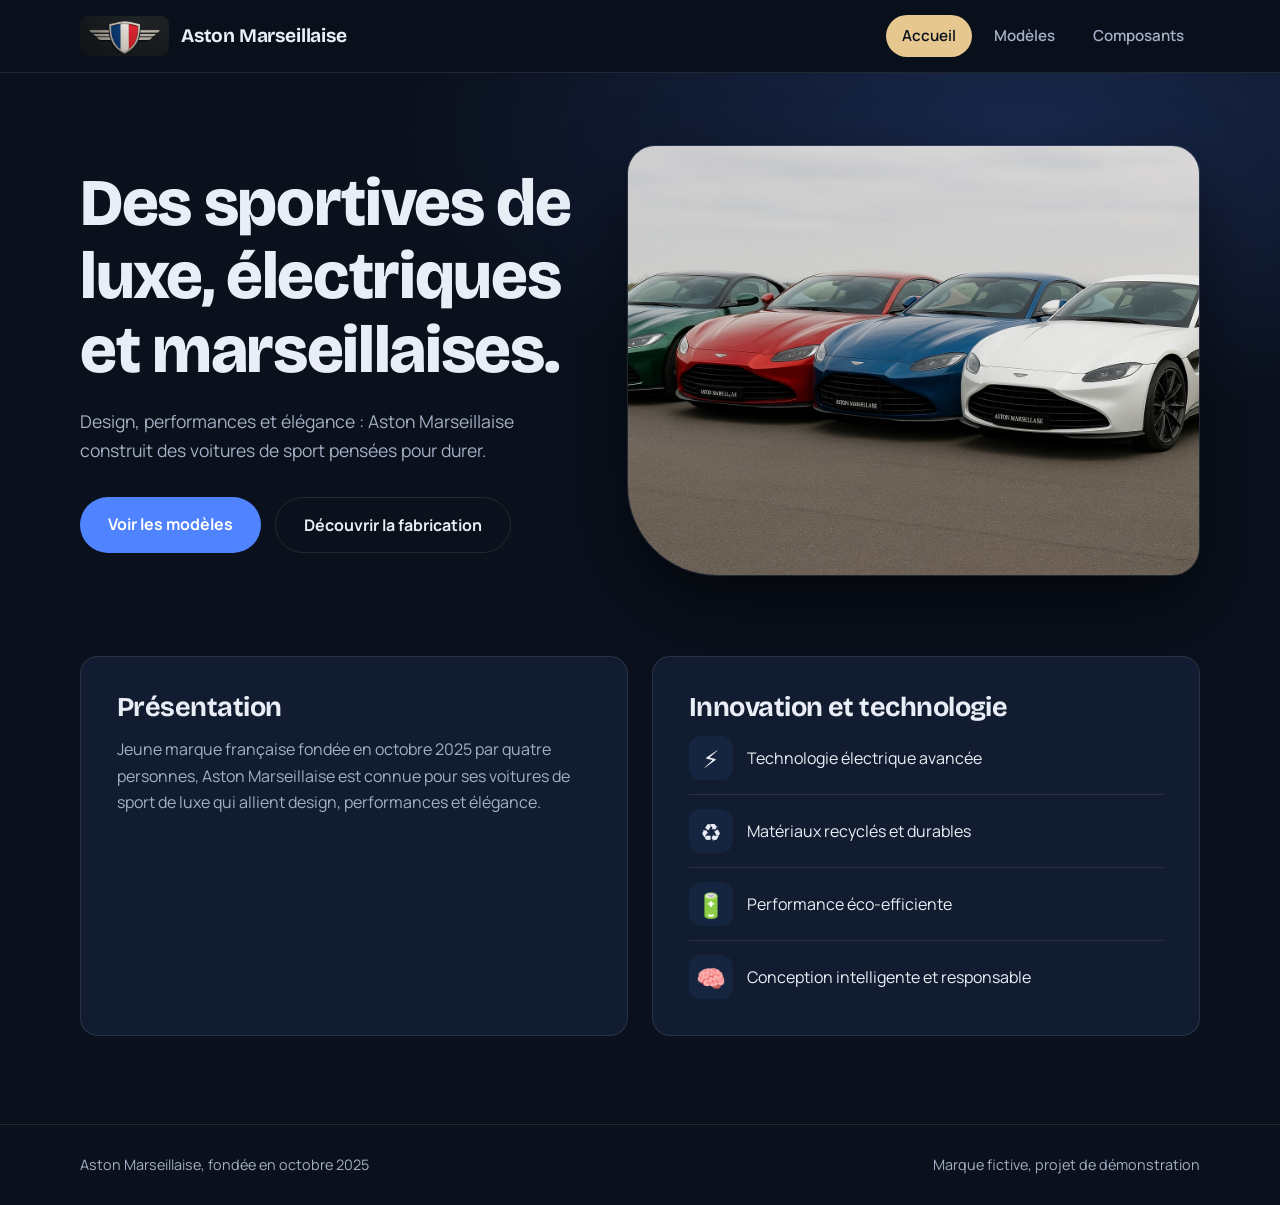
<file: index.html>
<!DOCTYPE html>
<html lang="fr">
<head>
  <meta charset="utf-8">
  <meta name="viewport" content="width=device-width, initial-scale=1">
  <title>Aston Marseillaise | Voitures de sport électriques</title>
  <meta name="description" content="Aston Marseillaise, jeune marque française de voitures de sport de luxe.">
  <link rel="preconnect" href="https://fonts.googleapis.com">
  <link rel="preconnect" href="https://fonts.gstatic.com" crossorigin>
  <link rel="stylesheet" href="https://fonts.googleapis.com/css2?family=Bricolage+Grotesque:opsz,wght@12..96,500;12..96,700;12..96,800&family=Manrope:wght@400;600;700&display=swap">
  <link rel="stylesheet" href="css/style.css">
</head>
<body>
  <header class="entete">
    <div class="conteneur">
      <a class="marque" href="index.html">
        <img src="images/Logo.jpg" alt="">
        Aston Marseillaise
      </a>
      <nav aria-label="Navigation principale">
        <input type="checkbox" id="nav-case" aria-label="Ouvrir le menu">
        <label class="nav-bouton" for="nav-case" aria-hidden="true">☰</label>
        <ul class="menu">
        <li><a href="index.html" aria-current="page">Accueil</a></li>
        <li><a href="modeles.html">Modèles</a></li>
        <li><a href="composants.html">Composants</a></li>
        </ul>
      </nav>
    </div>
  </header>

  <main>
    <section class="hero">
      <div class="conteneur">
        <div>
          <h1>Des sportives de luxe, électriques et marseillaises.</h1>
          <p>Design, performances et élégance : Aston Marseillaise construit des voitures de sport pensées pour durer.</p>
          <div class="actions">
            <a class="bouton" href="modeles.html">Voir les modèles</a>
            <a class="bouton second" href="composants.html">Découvrir la fabrication</a>
          </div>
        </div>
        <div class="hero-img">
          <img src="images/voiture.jpg" alt="Voiture de sport Aston Marseillaise">
        </div>
      </div>
    </section>

    <div class="conteneur duo">
      <section class="panneau">
        <h2>Présentation</h2>
        <p>Jeune marque française fondée en octobre 2025 par quatre personnes, Aston Marseillaise est connue pour ses voitures de sport de luxe qui allient design, performances et élégance.</p>
      </section>
      <section class="panneau">
        <h2>Innovation et technologie</h2>
        <ul class="atouts">
          <li><span class="ico">⚡</span>Technologie électrique avancée</li>
          <li><span class="ico">♻️</span>Matériaux recyclés et durables</li>
          <li><span class="ico">🔋</span>Performance éco-efficiente</li>
          <li><span class="ico">🧠</span>Conception intelligente et responsable</li>
        </ul>
      </section>
    </div>
  </main>

  <footer class="pied">
    <div class="conteneur">
      <span>Aston Marseillaise, fondée en octobre 2025</span>
      <span>Marque fictive, projet de démonstration</span>
    </div>
  </footer>
</body>
</html>
</file>
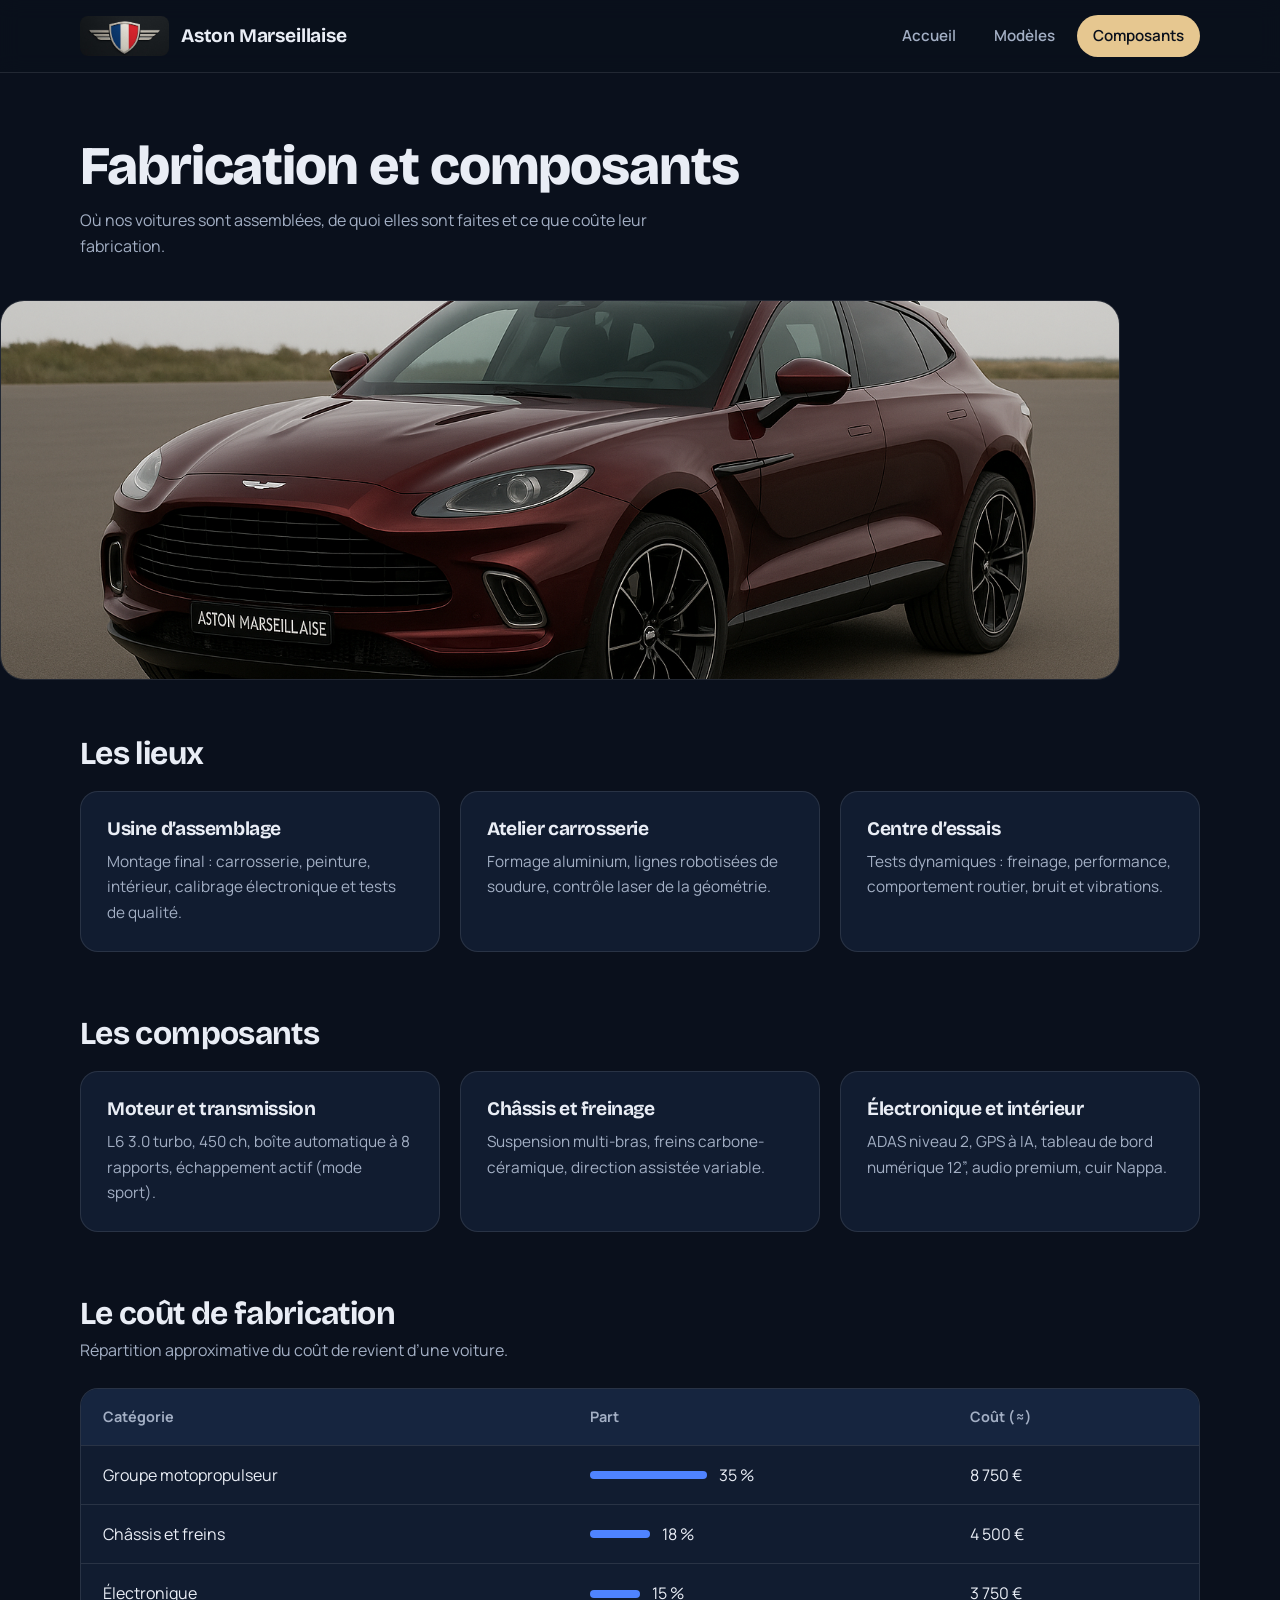
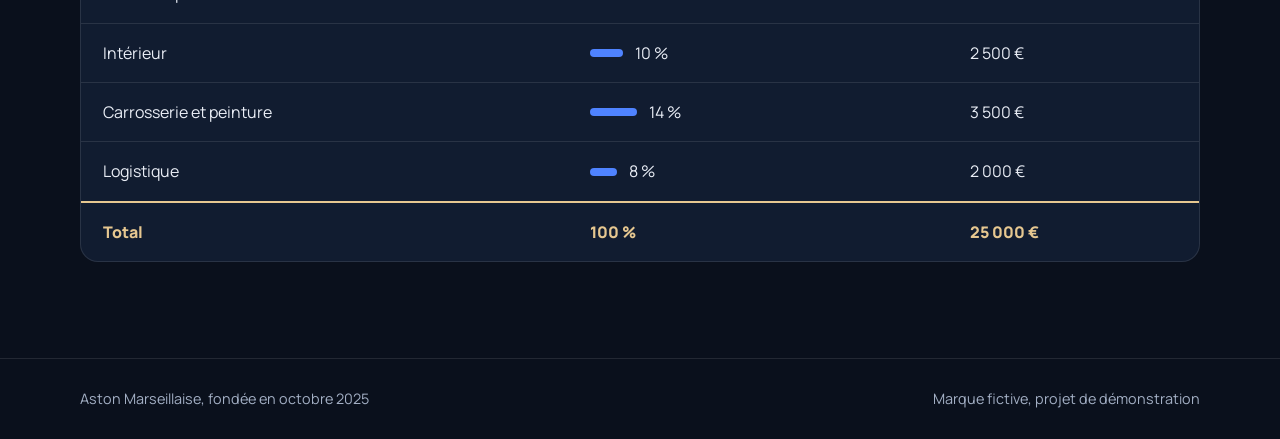
<file: composants.html>
<!DOCTYPE html>
<html lang="fr">
<head>
  <meta charset="utf-8">
  <meta name="viewport" content="width=device-width, initial-scale=1">
  <title>Composants | Aston Marseillaise</title>
  <meta name="description" content="Lieux de fabrication, composants et répartition du coût de revient.">
  <link rel="preconnect" href="https://fonts.googleapis.com">
  <link rel="preconnect" href="https://fonts.gstatic.com" crossorigin>
  <link rel="stylesheet" href="https://fonts.googleapis.com/css2?family=Bricolage+Grotesque:opsz,wght@12..96,500;12..96,700;12..96,800&family=Manrope:wght@400;600;700&display=swap">
  <link rel="stylesheet" href="css/style.css">
</head>
<body>
  <header class="entete">
    <div class="conteneur">
      <a class="marque" href="index.html">
        <img src="images/Logo.jpg" alt="">
        Aston Marseillaise
      </a>
      <nav aria-label="Navigation principale">
        <input type="checkbox" id="nav-case" aria-label="Ouvrir le menu">
        <label class="nav-bouton" for="nav-case" aria-hidden="true">☰</label>
        <ul class="menu">
        <li><a href="index.html">Accueil</a></li>
        <li><a href="modeles.html">Modèles</a></li>
        <li><a href="composants.html" aria-current="page">Composants</a></li>
        </ul>
      </nav>
    </div>
  </header>

  <main>
    <div class="conteneur titre-page">
      <h1>Fabrication et composants</h1>
      <p>Où nos voitures sont assemblées, de quoi elles sont faites et ce que coûte leur fabrication.</p>
    </div>
    <div class="conteneur bandeau-img">
      <img src="images/voiture1.png" alt="Voiture Aston Marseillaise">
    </div>

    <section class="rubrique" id="endroit">
      <div class="conteneur">
        <h2>Les lieux</h2>
        <div class="grille">
        <article class="carte"><h3>Usine d’assemblage</h3><p>Montage final : carrosserie, peinture, intérieur, calibrage électronique et tests de qualité.</p></article>
        <article class="carte"><h3>Atelier carrosserie</h3><p>Formage aluminium, lignes robotisées de soudure, contrôle laser de la géométrie.</p></article>
        <article class="carte"><h3>Centre d’essais</h3><p>Tests dynamiques : freinage, performance, comportement routier, bruit et vibrations.</p></article>
        </div>
      </div>
    </section>

    <section class="rubrique" id="composant">
      <div class="conteneur">
        <h2>Les composants</h2>
        <div class="grille">
        <article class="carte"><h3>Moteur et transmission</h3><p>L6 3.0 turbo, 450 ch, boîte automatique à 8 rapports, échappement actif (mode sport).</p></article>
        <article class="carte"><h3>Châssis et freinage</h3><p>Suspension multi-bras, freins carbone-céramique, direction assistée variable.</p></article>
        <article class="carte"><h3>Électronique et intérieur</h3><p>ADAS niveau 2, GPS à IA, tableau de bord numérique 12”, audio premium, cuir Nappa.</p></article>
        </div>
      </div>
    </section>

    <section class="rubrique fin" id="prix">
      <div class="conteneur">
        <h2>Le coût de fabrication</h2>
        <p>Répartition approximative du coût de revient d’une voiture.</p>
        <div class="tableau">
          <table>
            <thead><tr><th>Catégorie</th><th>Part</th><th>Coût (≈)</th></tr></thead>
            <tbody>
            <tr><td>Groupe motopropulseur</td><td class="part"><div class="barre"><i style="--p:35%"></i><span>35 %</span></div></td><td>8 750 €</td></tr>
            <tr><td>Châssis et freins</td><td class="part"><div class="barre"><i style="--p:18%"></i><span>18 %</span></div></td><td>4 500 €</td></tr>
            <tr><td>Électronique</td><td class="part"><div class="barre"><i style="--p:15%"></i><span>15 %</span></div></td><td>3 750 €</td></tr>
            <tr><td>Intérieur</td><td class="part"><div class="barre"><i style="--p:10%"></i><span>10 %</span></div></td><td>2 500 €</td></tr>
            <tr><td>Carrosserie et peinture</td><td class="part"><div class="barre"><i style="--p:14%"></i><span>14 %</span></div></td><td>3 500 €</td></tr>
            <tr><td>Logistique</td><td class="part"><div class="barre"><i style="--p:8%"></i><span>8 %</span></div></td><td>2 000 €</td></tr>
            </tbody>
            <tfoot><tr><td>Total</td><td>100 %</td><td>25 000 €</td></tr></tfoot>
          </table>
        </div>
      </div>
    </section>
  </main>

  <footer class="pied">
    <div class="conteneur">
      <span>Aston Marseillaise, fondée en octobre 2025</span>
      <span>Marque fictive, projet de démonstration</span>
    </div>
  </footer>
</body>
</html>
</file>
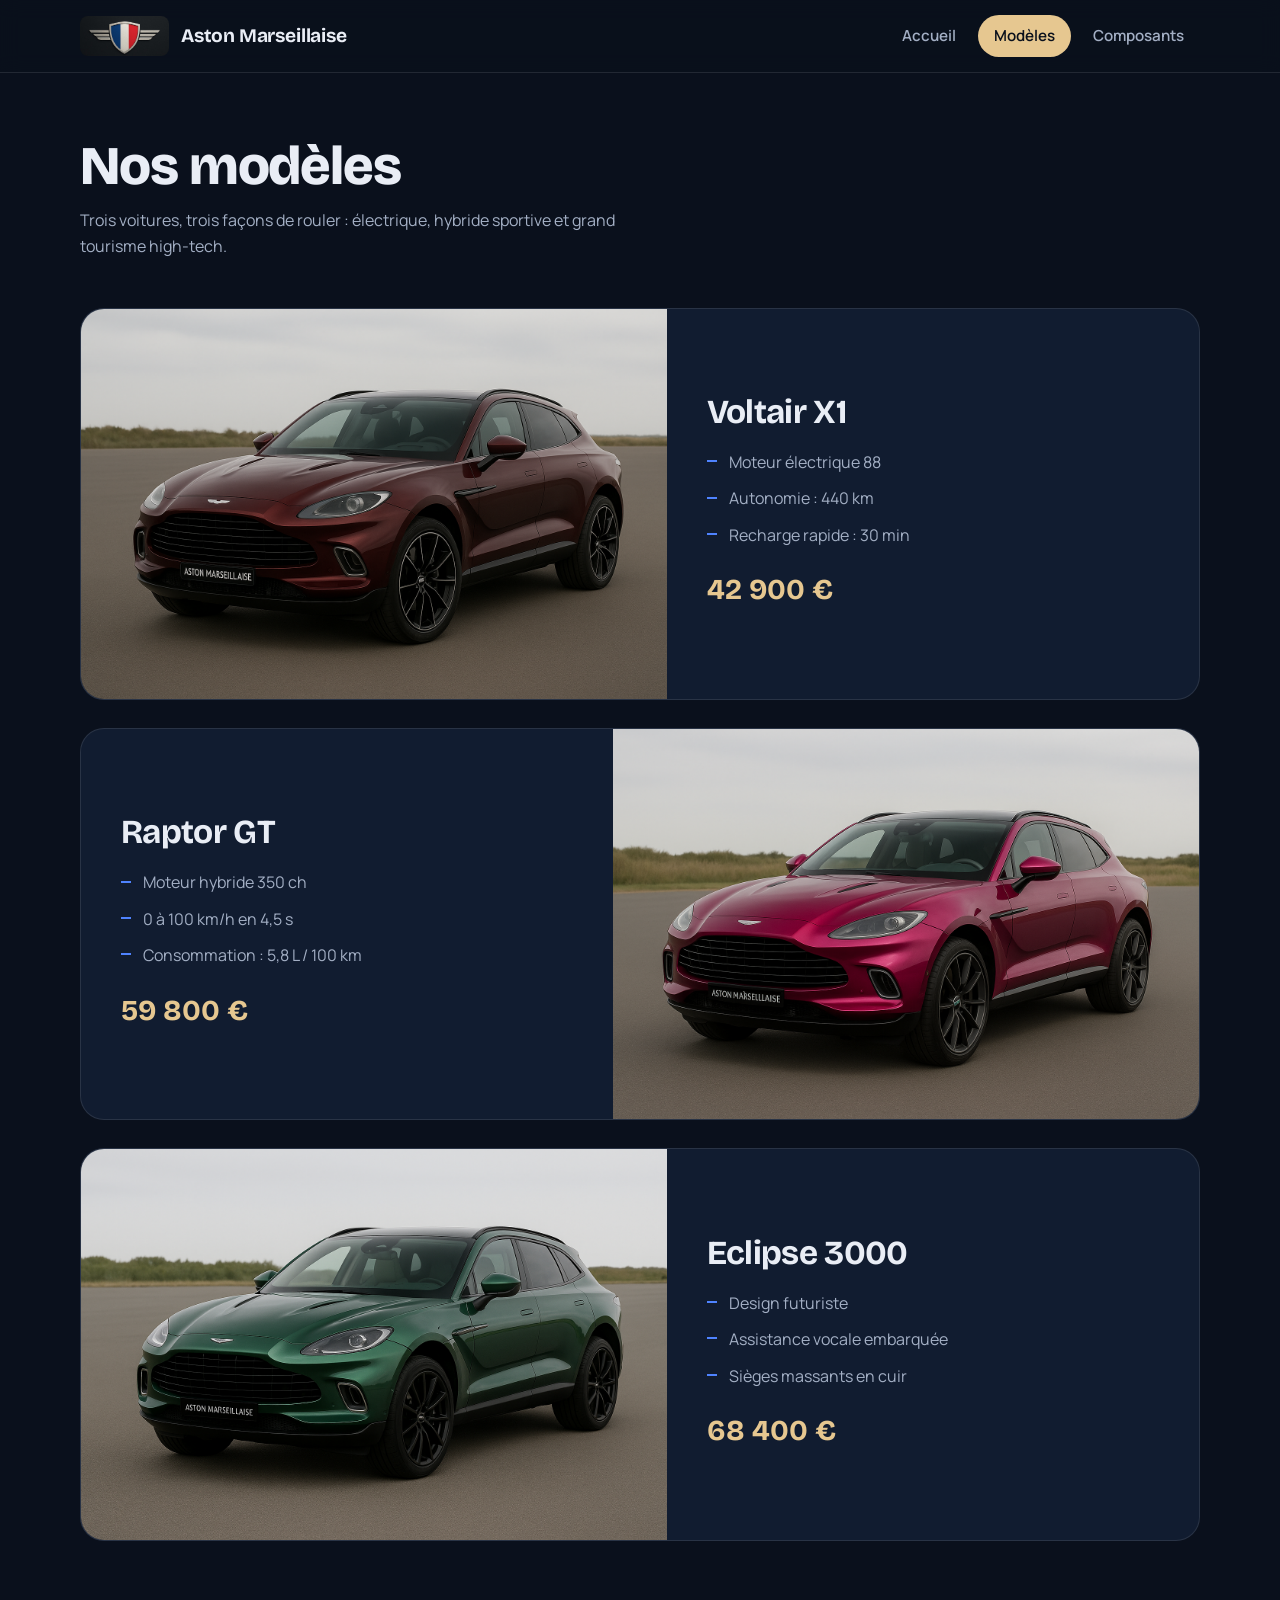
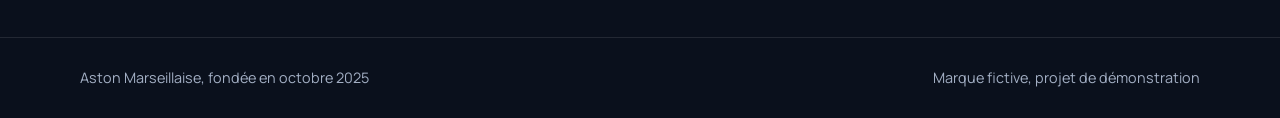
<file: modeles.html>
<!DOCTYPE html>
<html lang="fr">
<head>
  <meta charset="utf-8">
  <meta name="viewport" content="width=device-width, initial-scale=1">
  <title>Modèles | Aston Marseillaise</title>
  <meta name="description" content="Les modèles Aston Marseillaise : Voltair X1, Raptor GT et Eclipse 3000.">
  <link rel="preconnect" href="https://fonts.googleapis.com">
  <link rel="preconnect" href="https://fonts.gstatic.com" crossorigin>
  <link rel="stylesheet" href="https://fonts.googleapis.com/css2?family=Bricolage+Grotesque:opsz,wght@12..96,500;12..96,700;12..96,800&family=Manrope:wght@400;600;700&display=swap">
  <link rel="stylesheet" href="css/style.css">
</head>
<body>
  <header class="entete">
    <div class="conteneur">
      <a class="marque" href="index.html">
        <img src="images/Logo.jpg" alt="">
        Aston Marseillaise
      </a>
      <nav aria-label="Navigation principale">
        <input type="checkbox" id="nav-case" aria-label="Ouvrir le menu">
        <label class="nav-bouton" for="nav-case" aria-hidden="true">☰</label>
        <ul class="menu">
        <li><a href="index.html">Accueil</a></li>
        <li><a href="modeles.html" aria-current="page">Modèles</a></li>
        <li><a href="composants.html">Composants</a></li>
        </ul>
      </nav>
    </div>
  </header>

  <main>
    <div class="conteneur titre-page">
      <h1>Nos modèles</h1>
      <p>Trois voitures, trois façons de rouler : électrique, hybride sportive et grand tourisme high-tech.</p>
    </div>
    <div class="conteneur modeles">
      <article class="modele">
        <div class="modele-img"><img src="images/voiture1.png" alt="Voltair X1" loading="lazy"></div>
        <div class="modele-corps">
          <h2>Voltair X1</h2>
          <ul>
          <li>Moteur électrique 88</li>
          <li>Autonomie : 440 km</li>
          <li>Recharge rapide : 30 min</li>
          </ul>
          <p class="prix">42 900 €</p>
        </div>
      </article>
      <article class="modele">
        <div class="modele-img"><img src="images/voiture2.png" alt="Raptor GT" loading="lazy"></div>
        <div class="modele-corps">
          <h2>Raptor GT</h2>
          <ul>
          <li>Moteur hybride 350 ch</li>
          <li>0 à 100 km/h en 4,5 s</li>
          <li>Consommation : 5,8 L / 100 km</li>
          </ul>
          <p class="prix">59 800 €</p>
        </div>
      </article>
      <article class="modele">
        <div class="modele-img"><img src="images/voiture3.png" alt="Eclipse 3000" loading="lazy"></div>
        <div class="modele-corps">
          <h2>Eclipse 3000</h2>
          <ul>
          <li>Design futuriste</li>
          <li>Assistance vocale embarquée</li>
          <li>Sièges massants en cuir</li>
          </ul>
          <p class="prix">68 400 €</p>
        </div>
      </article>
    </div>
  </main>

  <footer class="pied">
    <div class="conteneur">
      <span>Aston Marseillaise, fondée en octobre 2025</span>
      <span>Marque fictive, projet de démonstration</span>
    </div>
  </footer>
</body>
</html>
</file>
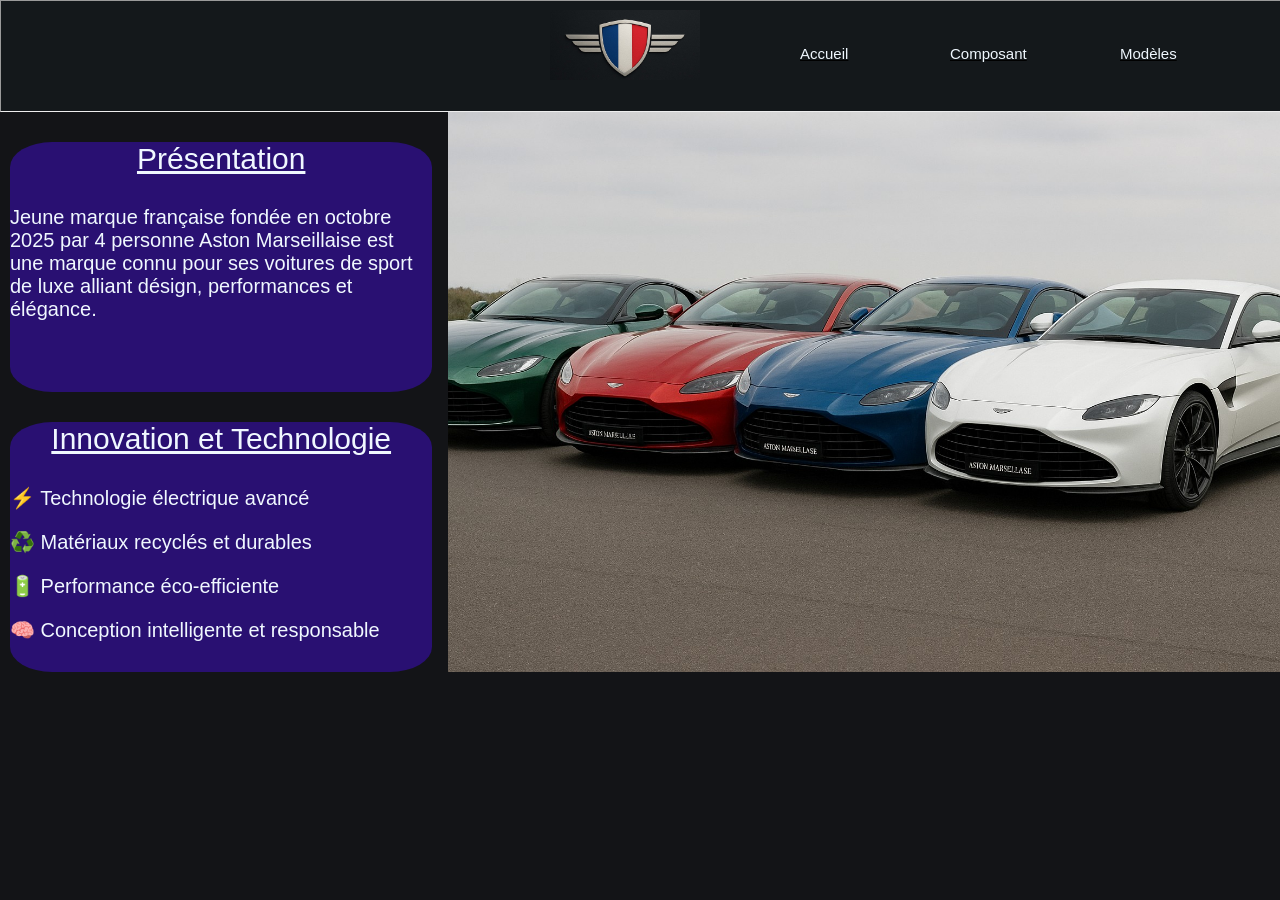
<file: site partie 1.html>
<!DOCTYPE html> 
<html lang="fr"> 
<head>
    <meta charset="UTF-8">
    <title>Aston Marseillaise</title>
    <link rel="stylesheet" href="css page1.css">
    <link rel="stylesheet" href="css bande.css">
</head>

<body>
    <div>
        <hr class="bande_site">
        <img class="logo" src="images/Logo.jpg" alt="Logo Aston Marseillaise">
        <img class="voiture" src="images/voiture.jpg" alt="voiture"> 
        

        <div class="lien">
            <a href="site partie 1.html">Accueil</a>
        </div>

        <div class="lien2">
            <a href="site partie 2.html">Modèles</a>
        </div>

        <div class="lien3">
            <a href="site partie 3.html">Composant</a>
        </div>

        <div class="presentation">
            <p style="color: aliceblue;text-decoration: underline;font-size: 30px;text-align: center;">Présentation</p>
            <P style="color: aliceblue;font-size: 20px;left: 10px;">Jeune marque française fondée en octobre 2025 par 4
                personne Aston Marseillaise est une marque connu pour ses voitures de sport de luxe alliant désign, 
                performances et élégance.
            </P>
        </div>
        <div class="presentation2">
            <p style="color: aliceblue;text-decoration: underline;font-size: 30px;text-align: center;">Innovation et Technologie</p>
            <p style="color: aliceblue;font-size: 20px;left: 10px;">⚡ Technologie électrique avancé</p>
            <p style="color: aliceblue;font-size: 20px;left: 10px;">♻️ Matériaux recyclés et durables</p>
            <p style="color: aliceblue;font-size: 20px;left: 10px;">🔋 Performance éco-efficiente</p>
            <p style="color: aliceblue;font-size: 20px;left: 10px;">🧠 Conception intelligente et responsable</p>

        </div>
    </div>
</body>
</html>
</file>
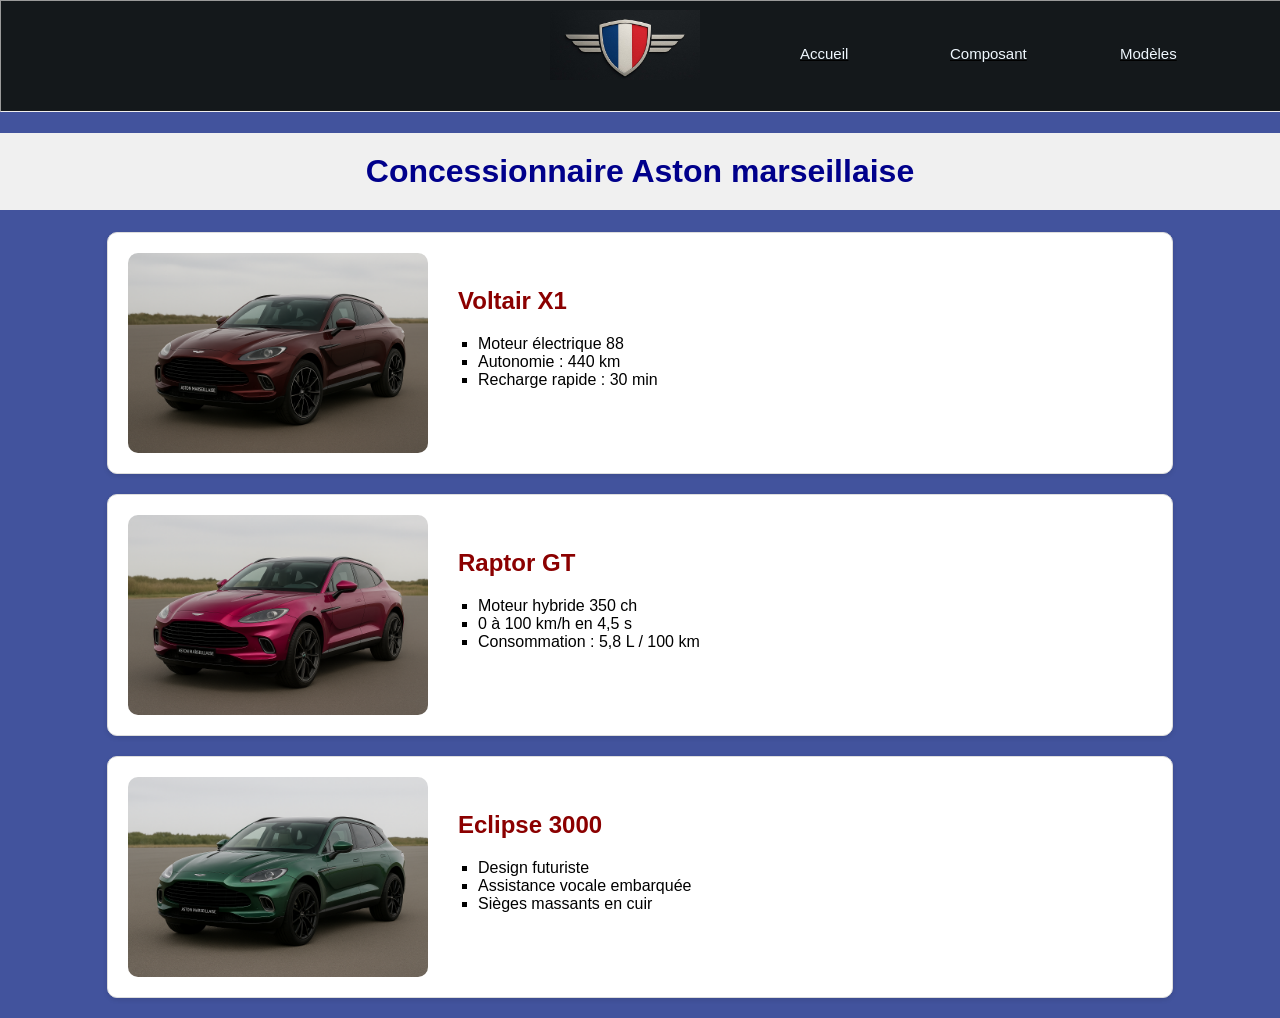
<file: site partie 2.html>
<!DOCTYPE html>
<html lang="fr">
<head>
  <meta charset="utf-8">
  <meta name="viewport" content="width=device-width, initial-scale=1.0">
  <title>Concessionnaire Aston marseillaise</title>
  <link rel="stylesheet" href="css page2.css">
  <link rel="stylesheet" href="css bande.css">
</head>
<body>
   <div>
        <hr class="bande_site">
        <img class="logo" src="images/Logo.jpg" alt="Logo Aston Marseillaise"> 
        <div class="lien">
            <a href="site partie 1.html">Accueil</a>
        </div>

        <div class="lien2">
            <a href="site partie 2.html">Modèles</a>
        </div>

        <div class="lien3">
            <a href="site partie 3.html">Composant</a>
        </div>

      
    </div>
  <h1>Concessionnaire Aston marseillaise</h1>

  <div class="voiture">
    <img src="images/voiture1.png" alt="Voltair X1">
    <div class="details">
      <h2>Voltair X1</h2>
      <ul>
        <li>Moteur électrique 88</li>
        <li>Autonomie : 440 km</li>
        <li>Recharge rapide : 30 min</li>
      </ul>
      <p>Prix : 42 900 €</p>
    </div>
  </div>

  <div class="voiture">
    <img src="images/voiture2.png" alt="Raptor GT">
    <div class="details">
      <h2>Raptor GT</h2>
      <ul>
        <li>Moteur hybride 350 ch</li>
        <li>0 à 100 km/h en 4,5 s</li>
        <li>Consommation : 5,8 L / 100 km</li>
      </ul>
      <p>Prix : 59 800 €</p>
    </div>
  </div>

  <div class="voiture">
    <img src="images/voiture3.png" alt="Eclipse 3000">
    <div class="details">
      <h2>Eclipse 3000</h2>
      <ul>
        <li>Design futuriste</li>
        <li>Assistance vocale embarquée</li>
        <li>Sièges massants en cuir</li>
      </ul>
      <p>Prix : 68 400 €</p>
    </div>
  </div>

</body>
</html>
</file>
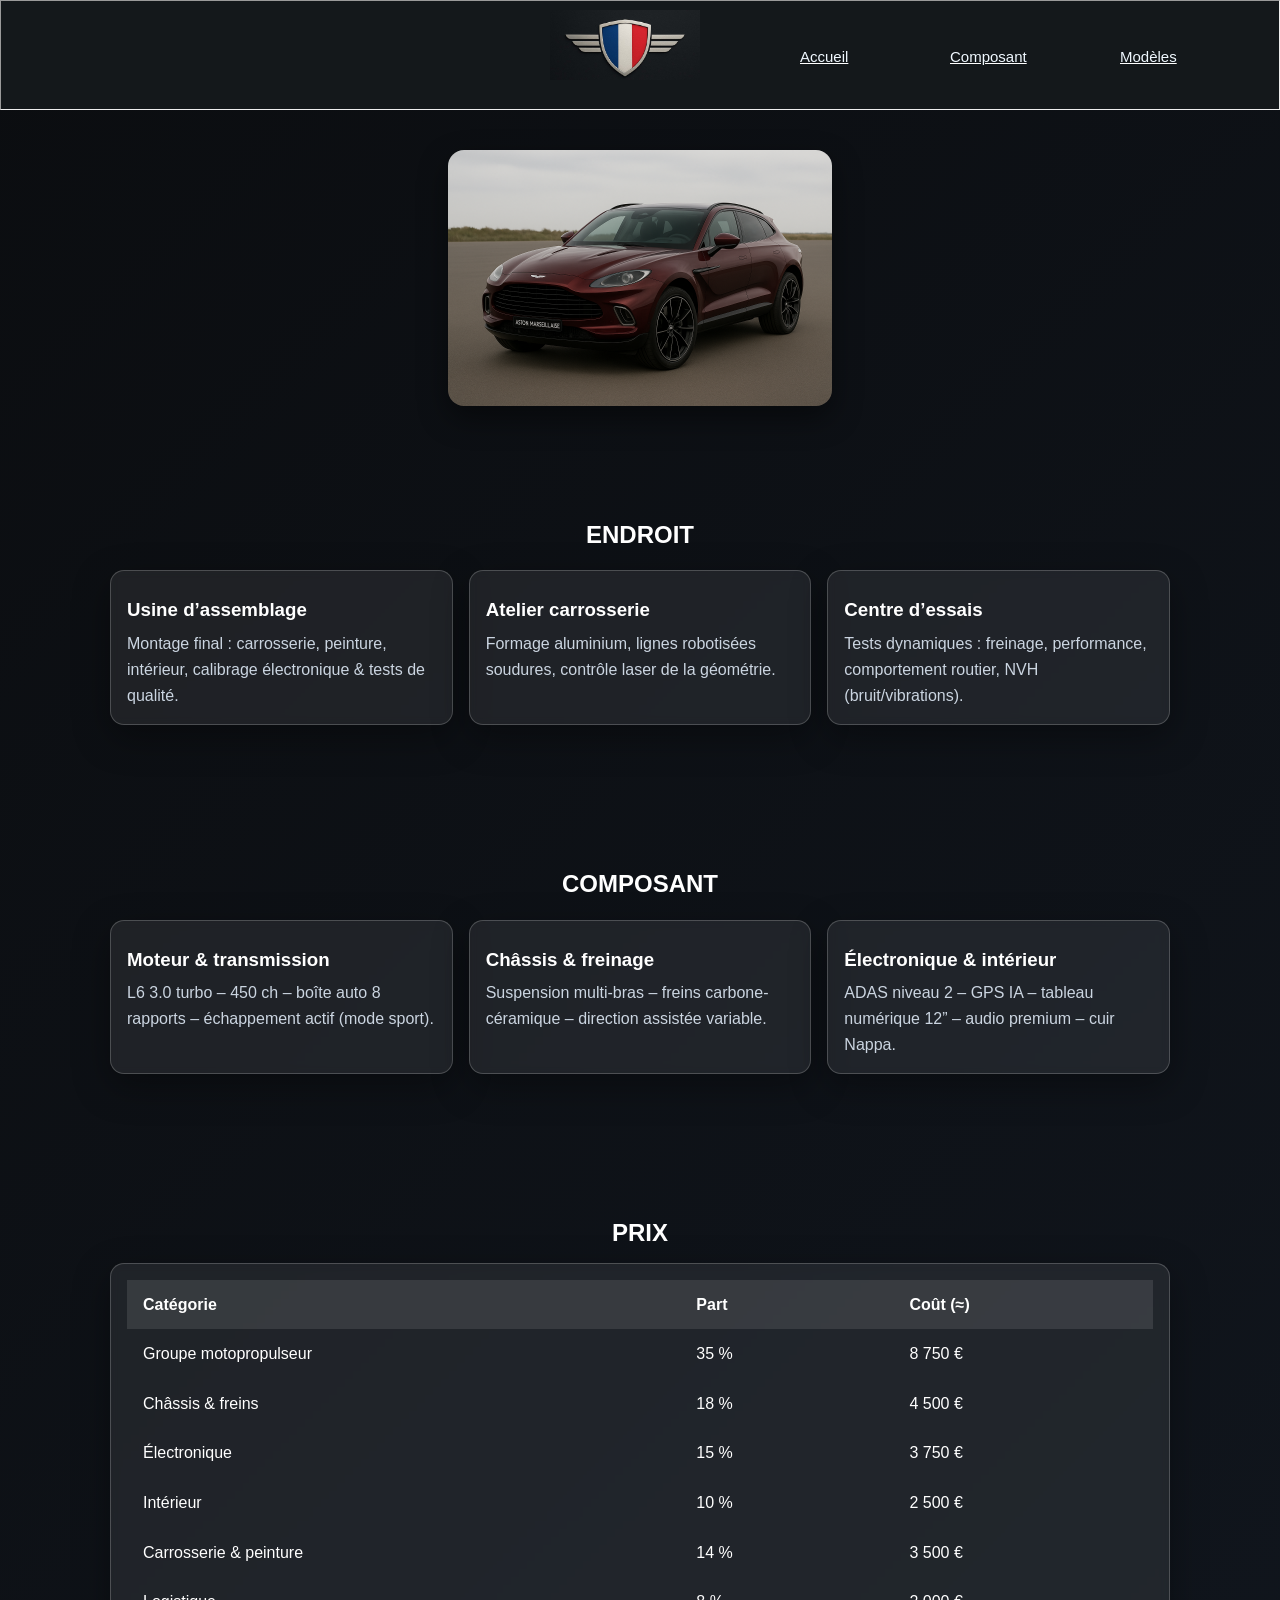
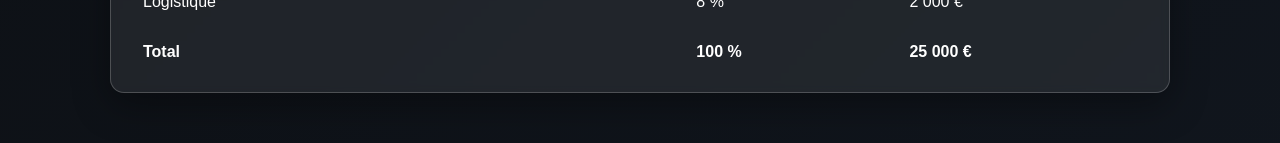
<file: site partie 3.html>
<!DOCTYPE html>
<html lang="fr">
<head>
  <meta charset="utf-8" />
  <meta name="viewport" content="width=device-width, initial-scale=1" />
  <title>Aston Marseillaise</title>

  <link rel="stylesheet" href="css page3.css">
  <link rel="stylesheet" href="css bande.css">
  <style>html{scroll-behavior:smooth}</style>
</head>

<body>
    <div>
        <hr class="bande_site">
        <img class="logo" src="images/Logo.jpg" alt="Logo Aston Marseillaise">
        

        <div class="lien">
            <a href="site partie 1.html">Accueil</a>
        </div>

        <div class="lien2">
            <a href="site partie 2.html">Modèles</a>
        </div>

        <div class="lien3">
            <a href="site partie 3.html">Composant</a>
        </div>

      
      </div>
  <!-- IMAGE VOITURE -->
  <div class="hero">
    <img src="images/voiture1.png" class="heroimg" alt="Voiture Aston Marseillaise">
  </div>

  <main class="container">

    <!-- ENDROIT -->
    <section id="endroit" class="section">
      <h2>ENDROIT</h2>
      <div class="grid-3">
        <article class="card">
          <h3>Usine d’assemblage</h3>
          <p class="muted">Montage final : carrosserie, peinture, intérieur, calibrage électronique & tests de qualité.</p>
        </article>

        <article class="card">
          <h3>Atelier carrosserie</h3>
          <p class="muted">Formage aluminium, lignes robotisées soudures, contrôle laser de la géométrie.</p>
        </article>

        <article class="card">
          <h3>Centre d’essais</h3>
          <p class="muted">Tests dynamiques : freinage, performance, comportement routier, NVH (bruit/vibrations).</p>
        </article>
      </div>
    </section>

    <!-- COMPOSANT -->
    <section id="composant" class="section">
      <h2>COMPOSANT</h2>
      <div class="grid-3">
        <article class="card">
          <h3>Moteur & transmission</h3>
          <p class="muted">L6 3.0 turbo – 450 ch – boîte auto 8 rapports – échappement actif (mode sport).</p>
        </article>

        <article class="card">
          <h3>Châssis & freinage</h3>
          <p class="muted">Suspension multi-bras – freins carbone-céramique – direction assistée variable.</p>
        </article>

        <article class="card">
          <h3>Électronique & intérieur</h3>
          <p class="muted">ADAS niveau 2 – GPS IA – tableau numérique 12” – audio premium – cuir Nappa.</p>
        </article>
      </div>
    </section>

    <!-- PRIX -->
    <section id="prix" class="section">
      <h2>PRIX</h2>
      <div class="card" style="overflow:auto">
        <table style="width:100%; border-collapse:collapse;">
          <thead>
            <tr>
              <th>Catégorie</th><th>Part</th><th>Coût (≈)</th>
            </tr>
          </thead>
          <tbody>
            <tr><td>Groupe motopropulseur</td><td>35 %</td><td>8 750 €</td></tr>
            <tr><td>Châssis & freins</td><td>18 %</td><td>4 500 €</td></tr>
            <tr><td>Électronique</td><td>15 %</td><td>3 750 €</td></tr>
            <tr><td>Intérieur</td><td>10 %</td><td>2 500 €</td></tr>
            <tr><td>Carrosserie & peinture</td><td>14 %</td><td>3 500 €</td></tr>
            <tr><td>Logistique</td><td>8 %</td><td>2 000 €</td></tr>
            <tr><td><strong>Total</strong></td><td><strong>100 %</strong></td><td><strong>25 000 €</strong></td></tr>
          </tbody>
        </table>
      </div>
    </section>

  </main>
</body>
</html>
</file>
<file: css/style.css>
/* Aston Marseillaise — feuille de style unique pour les 3 pages */
:root{
  --nuit:#0a101c;
  --mer:#111c30;
  --mer-2:#16253f;
  --ligne:rgba(255,255,255,.10);
  --texte:#e9edf5;
  --doux:#a3afc4;
  --bleu:#4f83ff;
  --sable:#e6c790;
  --rayon:18px;
  --larg:1120px;
}
*{box-sizing:border-box;margin:0;padding:0}
html{scroll-behavior:smooth}
body{
  font-family:'Manrope',system-ui,sans-serif;
  background:var(--nuit);
  color:var(--texte);
  line-height:1.65;
  -webkit-font-smoothing:antialiased;
}
img{max-width:100%;display:block}
a{color:inherit}
h1,h2,h3{font-family:'Bricolage Grotesque','Manrope',sans-serif;line-height:1.1;letter-spacing:-.02em}
:focus-visible{outline:3px solid var(--sable);outline-offset:3px;border-radius:6px}
.conteneur{width:min(var(--larg),100% - 40px);margin-inline:auto}

/* ---------- En-tête ---------- */
.entete{position:sticky;top:0;z-index:20;background:rgba(10,16,28,.88);backdrop-filter:blur(10px);border-bottom:1px solid var(--ligne)}
.entete .conteneur{display:flex;align-items:center;justify-content:space-between;height:72px}
.marque{display:flex;align-items:center;gap:12px;text-decoration:none;font-family:'Bricolage Grotesque',sans-serif;font-weight:700;font-size:1.2rem;letter-spacing:-.01em}
.marque img{height:40px;width:auto;border-radius:8px}
.menu{display:flex;gap:6px;list-style:none}
.menu a{display:block;padding:8px 16px;border-radius:999px;text-decoration:none;color:var(--doux);font-weight:600;font-size:.95rem;transition:color .2s,background .2s}
.menu a:hover{color:var(--texte);background:var(--mer-2)}
.menu a[aria-current="page"]{color:var(--nuit);background:var(--sable)}
#nav-case,.nav-bouton{display:none}

/* ---------- Boutons ---------- */
.bouton{display:inline-block;padding:14px 28px;border-radius:999px;background:var(--bleu);color:#fff;font-weight:700;text-decoration:none;transition:transform .2s,background .2s}
.bouton:hover{background:#6b97ff;transform:translateY(-2px)}
.bouton.second{background:transparent;border:1px solid var(--ligne);color:var(--texte)}
.bouton.second:hover{background:var(--mer-2)}

/* ---------- Accueil ---------- */
.hero{padding:72px 0 56px;background:radial-gradient(900px 420px at 80% 10%,rgba(79,131,255,.22),transparent 70%)}
.hero .conteneur{display:grid;grid-template-columns:1fr 1.15fr;gap:48px;align-items:center}
.hero h1{font-size:clamp(2.4rem,5.2vw,4.4rem);font-weight:800;margin-bottom:20px}
.hero p{color:var(--doux);font-size:1.1rem;max-width:46ch;margin-bottom:32px}
.hero .actions{display:flex;gap:14px;flex-wrap:wrap}
.hero-img{border-radius:28px 28px 28px 90px;overflow:hidden;box-shadow:0 30px 70px rgba(0,0,0,.55);border:1px solid var(--ligne)}
.hero-img img{width:100%;aspect-ratio:4/3;object-fit:cover}

.duo{display:grid;grid-template-columns:1fr 1fr;gap:24px;padding:24px 0 88px}
.panneau{background:var(--mer);border:1px solid var(--ligne);border-radius:var(--rayon);padding:36px}
.panneau h2{font-size:1.7rem;margin-bottom:14px}
.panneau p{color:var(--doux)}
.atouts{list-style:none;display:grid;gap:14px}
.atouts li{display:flex;gap:14px;align-items:center;padding-bottom:14px;border-bottom:1px solid var(--ligne)}
.atouts li:last-child{border:0;padding:0}
.atouts .ico{font-size:1.5rem;width:44px;height:44px;display:grid;place-items:center;background:var(--mer-2);border-radius:12px;flex:none}

/* ---------- En-tête de page ---------- */
.titre-page{padding:64px 0 32px}
.titre-page h1{font-size:clamp(2rem,4.5vw,3.4rem);font-weight:800;margin-bottom:10px}
.titre-page p{color:var(--doux);max-width:60ch}

/* ---------- Modèles ---------- */
.modeles{display:grid;gap:28px;padding:16px 0 96px}
.modele{display:grid;grid-template-columns:1.1fr 1fr;background:var(--mer);border:1px solid var(--ligne);border-radius:24px;overflow:hidden}
.modele:nth-child(even){grid-template-columns:1fr 1.1fr}
.modele:nth-child(even) .modele-img{order:2}
.modele-img img{width:100%;height:100%;min-height:280px;object-fit:cover}
.modele-corps{padding:40px;display:flex;flex-direction:column;justify-content:center;gap:18px}
.modele h2{font-size:2.1rem}
.modele ul{list-style:none;display:grid;gap:10px;color:var(--doux)}
.modele li{padding-left:22px;position:relative}
.modele li::before{content:"";position:absolute;left:0;top:.7em;width:10px;height:2px;background:var(--bleu)}
.prix{font-family:'Bricolage Grotesque',sans-serif;font-size:1.8rem;font-weight:700;color:var(--sable)}

/* ---------- Composants ---------- */
.bandeau-img{margin:8px 0 0}
.bandeau-img img{width:100%;max-height:380px;object-fit:cover;border-radius:24px;border:1px solid var(--ligne)}
.rubrique{padding:56px 0 8px}
.rubrique h2{font-size:2rem;margin-bottom:6px}
.rubrique > .conteneur > p{color:var(--doux);margin-bottom:24px}
.grille{display:grid;grid-template-columns:repeat(3,1fr);gap:20px;margin-top:20px}
.carte{background:var(--mer);border:1px solid var(--ligne);border-radius:var(--rayon);padding:26px}
.carte h3{font-size:1.2rem;margin-bottom:10px}
.carte p{color:var(--doux);font-size:.96rem}
.tableau{background:var(--mer);border:1px solid var(--ligne);border-radius:var(--rayon);overflow-x:auto;margin-top:20px}
table{width:100%;border-collapse:collapse;min-width:520px}
th,td{padding:16px 22px;text-align:left}
thead th{background:var(--mer-2);color:var(--doux);font-size:.9rem}
tbody tr{border-top:1px solid var(--ligne)}
td.part{width:34%}
.barre{display:flex;align-items:center;gap:12px}
.barre i{display:block;height:8px;width:var(--p);max-width:100%;background:var(--bleu);border-radius:99px}
.barre span{min-width:3ch}
tfoot td{border-top:2px solid var(--sable);font-weight:800;color:var(--sable)}
.fin{padding-bottom:96px}

/* ---------- Pied de page ---------- */
.pied{border-top:1px solid var(--ligne);padding:28px 0;color:var(--doux);font-size:.9rem}
.pied .conteneur{display:flex;justify-content:space-between;gap:12px;flex-wrap:wrap}

/* ---------- Mobile ---------- */
@media(max-width:900px){
  .hero .conteneur,.duo,.modele,.modele:nth-child(even){grid-template-columns:1fr}
  .modele:nth-child(even) .modele-img{order:0}
  .grille{grid-template-columns:1fr 1fr}
}
@media(max-width:640px){
  .nav-bouton{display:grid;place-items:center;width:44px;height:44px;border:1px solid var(--ligne);border-radius:12px;cursor:pointer;font-size:1.3rem}
  .menu{display:none;position:absolute;top:72px;left:0;right:0;flex-direction:column;padding:14px 20px 20px;background:var(--nuit);border-bottom:1px solid var(--ligne)}
  #nav-case:checked ~ .menu{display:flex}
  #nav-case:focus-visible ~ .nav-bouton{outline:3px solid var(--sable)}
  .grille{grid-template-columns:1fr}
  .panneau,.modele-corps{padding:26px}
  .hero{padding-top:40px}
}
@media(prefers-reduced-motion:reduce){*{transition:none!important;scroll-behavior:auto!important}}
</file>
<file: css page1.css>
body {
    margin: 0;
    overflow-x: hidden;
    font-family: Arial, sans-serif;
    background-color: #131417;
}



.voiture {
    height: 560px;
    margin: 0;
    width: 65%;
    position: absolute;
    z-index: 2;
    left:35%;
}

.presentation {
    height: 250px;
    margin: 0;
    width: 33%;
    position: relative;
    background-color: rgb(41, 16, 114);
    border-radius: 10%;
    left: 10px;

    
}

.presentation2 {
    height: 250px;
    margin: 0;
    width: 33%;
    position: relative;
    background-color: rgb(41, 16, 114);
    border-radius: 10%;
    left: 10px;
    
    

}
</file>
<file: css bande.css>
hr.bande_site {
    background-color: #14181b;
    height: 110px;
    margin:0;
    width: 100%;
    position: relative;
    z-index: 2; 
}

img.logo {
    width: 150px;
    height: 70px;
    position: absolute;
    top: 10px;
    left: 550px;
    font-family: Arial, sans-serif;
    z-index: 3;
}

.lien, .lien2, .lien3 {
    position: absolute;
    font-size: 15px;
    text-decoration: underline;
    font-family: Arial, sans-serif;
    z-index: 3; 
}

.lien a, .lien2 a, .lien3 a {
    color: aliceblue;
    text-decoration: none;
}

.lien a:hover, .lien2 a:hover, .lien3 a:hover {
    font-size: 20px;
    text-decoration: underline;
}

.lien { top: 45px; left: 800px; }
.lien2 { top: 45px; left: 1120px; }
.lien3 { top: 45px; left: 950px; }

.nommarque {
    font-size: 30px;
    position: absolute;
    color: aliceblue;
    top: 5px;
    left: 80px;
    z-index: 3; 
    font-family: Arial, sans-serif; 
}
</file>
<file: css page2.css>
body {
      font-family: Arial, sans-serif;
      background-color: rgb(66, 83, 157);
      margin: 0;
      padding: 0;
    }

    h1 {
      text-align: center;
      color: #00008b;
      padding: 20px;
      background-color: #f0f0f0;
    }

    .voiture {
      display: flex; /* permet d'aligner les éléments sur une ligne */
      align-items: center; /* centre verticalement */
      background-color: white;
      width: 80%;
      margin: 20px auto;
      padding: 20px;
      border: 1px solid #ddd;
      border-radius: 10px;
      box-shadow: 0 2px 5px rgba(0,0,0,0.1);
      gap: 30px; /* espace entre image et texte */
    }

    .voiture img {
      width: 300px;
      border-radius: 10px;
    }

    .details {
      flex: 1; /* prend tout l’espace restant */
    }

    .details h2 {
      color: darkred;
      text-align: left;
    }

    ul {
      list-style-type: square;
      padding-left: 20px;
    }

    p {
      font-weight: bold;
      color: rgb(255, 255, 255);
    }
</file>
<file: css page3.css>
/* === VARIABLES === */
:root{
  --bg1:#0b0d10;
  --bg2:#121821;
  --ink:#ffffff;
  --muted:#cbd5e1;
  --panel:rgba(255,255,255,.08);
  --border:rgba(255,255,255,.20);
  --radius:14px;
  --shadow:0 12px 36px rgba(0,0,0,.35);
  --maxw:1100px;
}

/* === RESET === */
*{margin:0;padding:0;box-sizing:border-box}

/* === BACKGROUND animé === */
body{
  background: linear-gradient(135deg, var(--bg1), var(--bg2), #1e3a8a, #0b0d10);
  background-size: 400% 400%;
  animation: gradientMove 12s ease infinite;
  color: var(--ink);
  font-family: 'Poppins', sans-serif;
  line-height: 1.6;
}
@keyframes gradientMove {
  0%{background-position:0% 50%}
  50%{background-position:100% 50%}
  100%{background-position:0% 50%}
}



/* === LAYOUT GÉNÉRAL === */
.container{max-width:var(--maxw);margin-inline:auto;padding:0 20px}
.section{padding:50px 0}
h1{text-align:center;font-weight:700;margin:20px 0 10px}
h2{text-align:center;font-weight:700;margin:40px 0 10px}
h3{margin:8px 0 6px}
.intro{
  text-align:center;font-size:18px;color:var(--muted);
  max-width:760px;margin:0 auto 28px;
}

/* === IMAGE HÉRO (voiture) === */
.hero img{
  width:30%;                 /* taille B = 30% */
  display:block;
  margin:40px auto 20px auto;
  border-radius:16px;
  box-shadow:0 12px 30px rgba(0,0,0,.45);
}

/* === GRID & CARDS === */
.grid-3{
  display:grid;
  grid-template-columns:repeat(3,1fr);
  gap:16px;
  margin-top:16px;
}
.card{
  background:var(--panel);
  border:1px solid var(--border);
  border-radius:var(--radius);
  padding:16px;
  box-shadow:var(--shadow);
  backdrop-filter:blur(4px) saturate(1.05);
}
.muted{color:var(--muted)}

/* === TABLEAU === */
.table-wrap{max-width:900px;margin:0 auto}
table{width:100%;border-collapse:collapse;text-align:left}
th,td{padding:12px 16px}
thead th{
  background:rgba(255,255,255,.10);
  position:sticky;top:0;
}

/* === RESPONSIVE === */
@media(max-width:900px){ .grid-3{grid-template-columns:1fr 1fr} }
@media(max-width:600px){ .grid-3{grid-template-columns:1fr} }
</file>
